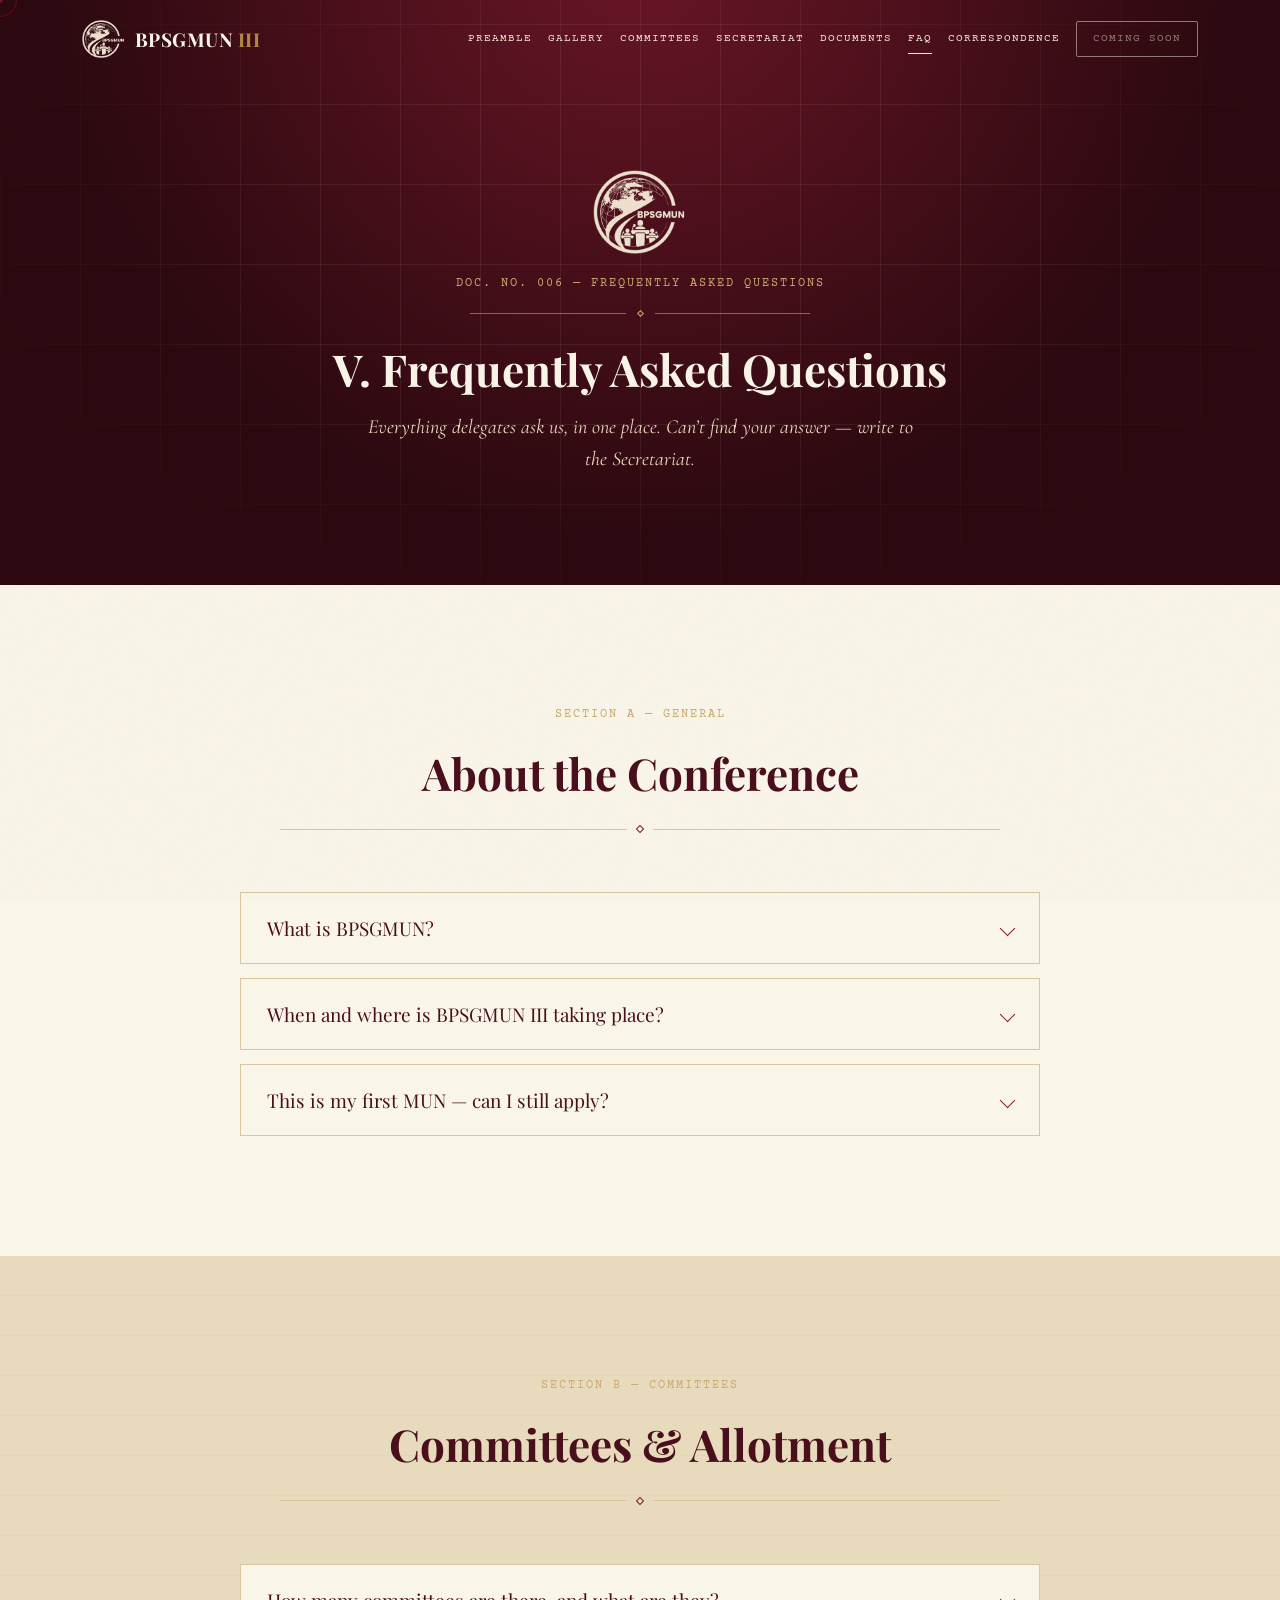
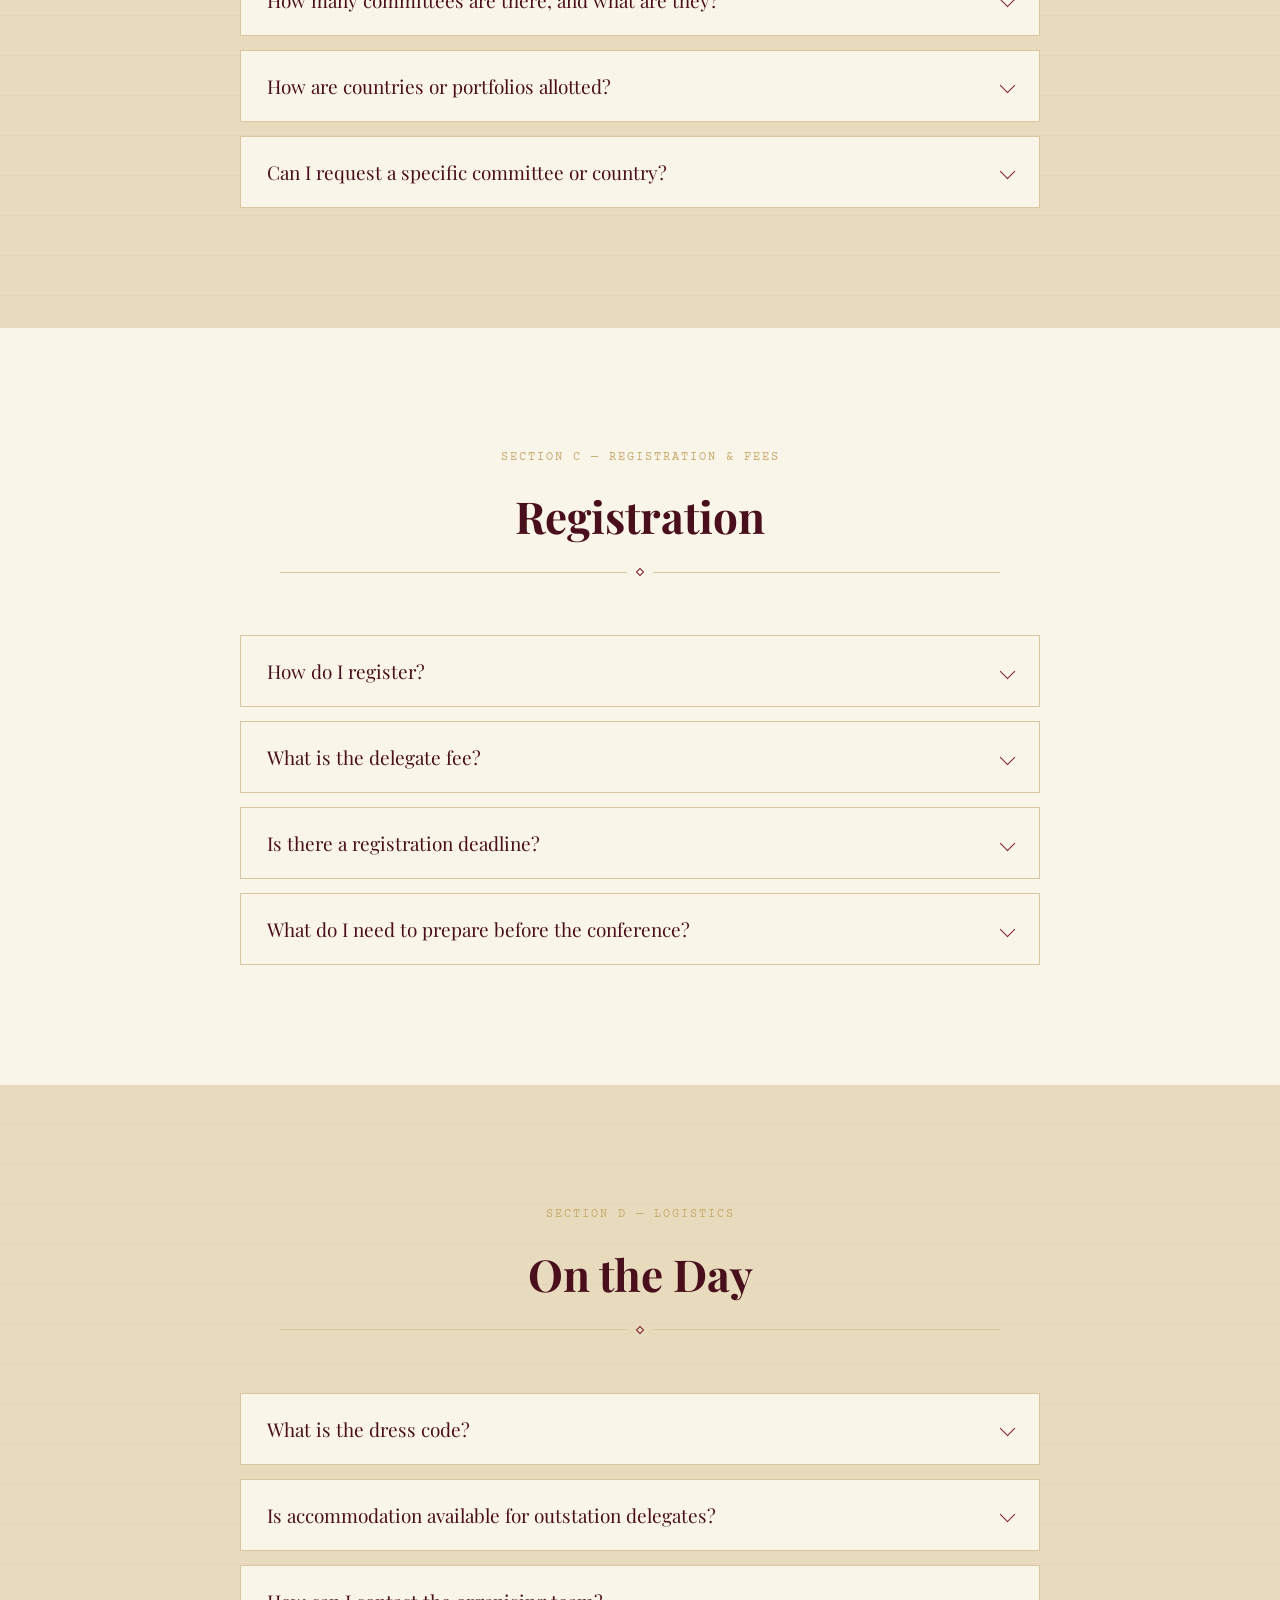
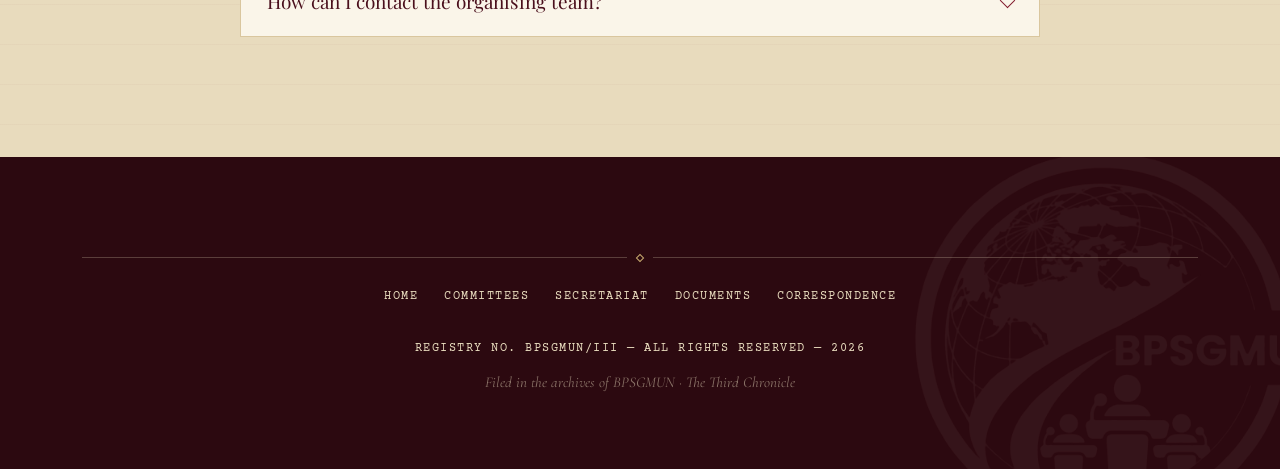
<file: faq.html>
<!DOCTYPE html>
<html lang="en">
<head>
<meta charset="UTF-8">
<meta name="viewport" content="width=device-width, initial-scale=1.0">
<title>FAQ &mdash; BPSGMUN III</title>
<meta name="description" content="Frequently asked questions about BPSGMUN — The Third Chronicle: registration, committees, fees, logistics and more.">
<meta property="og:title" content="FAQ — BPSGMUN III">
<meta property="og:description" content="Frequently asked questions about BPSGMUN — The Third Chronicle.">
<meta property="og:type" content="website">
<meta property="og:url" content="https://bpsgmun.online/faq.html">
<meta property="og:image" content="https://bpsgmun.online/assets/og-image.jpg">
<meta property="og:image:width" content="1200">
<meta property="og:image:height" content="630">
<meta name="twitter:card" content="summary_large_image">
<meta name="twitter:image" content="https://bpsgmun.online/assets/og-image.jpg">
<link rel="icon" href="assets/logo.png">
<link rel="preconnect" href="https://fonts.googleapis.com">
<link rel="preconnect" href="https://fonts.gstatic.com" crossorigin>
<link href="https://fonts.googleapis.com/css2?family=Playfair+Display:ital,wght@0,500;0,600;0,700;0,900;1,600&family=Cormorant+Garamond:ital,wght@0,400;0,500;0,600;1,400;1,500&family=Special+Elite&family=Courier+Prime:wght@400;700&display=swap" rel="stylesheet">
<link rel="stylesheet" href="css/style.css">
<script type="application/ld+json">
{
  "@context": "https://schema.org",
  "@type": "FAQPage",
  "mainEntity": [
    {"@type":"Question","name":"What is BPSGMUN?","acceptedAnswer":{"@type":"Answer","text":"BPSGMUN — The Third Chronicle — is the third edition of the Model United Nations conference hosted by Birla Public School, Ganganagar, bringing together delegates across six committees for three days of debate and diplomacy."}},
    {"@type":"Question","name":"When and where is BPSGMUN III taking place?","acceptedAnswer":{"@type":"Answer","text":"BPSGMUN III runs from 30th November to 2nd December 2026 at Birla Public School, Ganganagar."}},
    {"@type":"Question","name":"How many committees are there?","acceptedAnswer":{"@type":"Answer","text":"Six committees: UNGA, UNSC, JCC'83, AIPPM, IPL and International Press."}},
    {"@type":"Question","name":"How do I register?","acceptedAnswer":{"@type":"Answer","text":"Registration will open via the Register Now link on the homepage. Until then, email the Secretariat at bpsgmun@gmail.com to be notified when it opens."}},
    {"@type":"Question","name":"What is the delegate fee?","acceptedAnswer":{"@type":"Answer","text":"To be announced soon."}},
    {"@type":"Question","name":"Is there a registration deadline?","acceptedAnswer":{"@type":"Answer","text":"To be announced."}},
    {"@type":"Question","name":"What is the dress code?","acceptedAnswer":{"@type":"Answer","text":"Western formals on Day One (30th November) and Day Three (2nd December); Indian formals on Day Two (1st December)."}},
    {"@type":"Question","name":"How can I contact the organising team?","acceptedAnswer":{"@type":"Answer","text":"Email bpsgmun@gmail.com or message @bpsgmun on Instagram. Contact details for individual Secretariat members are listed on the homepage."}}
  ]
}
</script>
</head>
<body>

<a href="#top" class="skip-link">Skip to content</a>

<!-- Grain overlay -->
<div class="grain" aria-hidden="true"></div>

<!-- Custom cursor -->
<div class="cursor-dot" aria-hidden="true"></div>
<div class="cursor-ring" aria-hidden="true"></div>

<!-- Scroll progress -->
<div class="scroll-progress" aria-hidden="true"><span id="scrollProgressBar"></span></div>

<!-- ================= NAV ================= -->
<header class="site-nav" id="siteNav">
  <div class="nav-inner">
    <a href="index.html#top" class="nav-brand">
      <img src="assets/logo.png" alt="BPSGMUN crest" class="nav-logo">
      <span class="nav-brand-text">BPSGMUN <em>III</em></span>
    </a>

    <nav class="nav-links" id="navLinks">
      <a href="index.html#about">Preamble</a>
      <a href="index.html#gallery">Gallery</a>
      <a href="index.html#committees">Committees</a>
      <a href="index.html#secretariat">Secretariat</a>
      <a href="docs.html">Documents</a>
      <a href="faq.html" class="active">FAQ</a>
      <a href="index.html#contact">Correspondence</a>
      <a href="#" class="nav-cta is-disabled" data-register-link data-register-label="Register" aria-disabled="true">Coming Soon</a>
    </nav>

    <button class="nav-toggle" id="navToggle" aria-label="Toggle menu" aria-expanded="false">
      <span></span><span></span><span></span>
    </button>
  </div>
</header>

<!-- Mobile menu overlay -->
<div class="mobile-menu" id="mobileMenu">
  <nav>
    <a href="index.html#about" data-nav>I. Preamble</a>
    <a href="index.html#gallery" data-nav>Gallery</a>
    <a href="index.html#committees" data-nav>II. Committees</a>
    <a href="index.html#secretariat" data-nav>III. Secretariat</a>
    <a href="docs.html" data-nav>IV. Documents</a>
    <a href="faq.html" data-nav>V. FAQ</a>
    <a href="index.html#contact" data-nav>VI. Correspondence</a>
  </nav>
  <div class="mobile-menu-foot">
    <span>@bpsgmun</span>
    <span>bpsgmun@gmail.com</span>
    <span>30th Nov, 1st &amp; 2nd Dec 2026</span>
    <span>Birla Public School, Ganganagar</span>
  </div>
</div>

<main id="top">

  <!-- ================= PAGE BANNER ================= -->
  <section class="page-banner">
    <div class="hero-grid" aria-hidden="true"></div>
    <div class="container">
      <img src="assets/logo.png" alt="BPSGMUN crest" class="page-banner-crest" data-reveal>
      <p class="doc-number" data-reveal>Doc. No. 006 &mdash; Frequently Asked Questions</p>
      <div class="hero-rule" data-reveal><span></span><i></i><span></span></div>
      <h1 class="section-title light" data-reveal>V. Frequently Asked Questions</h1>
      <p class="section-lede light" data-reveal>Everything delegates ask us, in one place. Can&rsquo;t find your answer &mdash; write to the Secretariat.</p>
    </div>
  </section>

  <!-- ================= FAQ ================= -->
  <section class="section docs-section" id="faq-general">
    <div class="container">
      <div class="section-head" data-reveal>
        <p class="doc-number">Section A &mdash; General</p>
        <h2 class="section-title">About the Conference</h2>
        <div class="rule-ornament"><span></span><i></i><span></span></div>
      </div>

      <div class="faq-list" data-reveal>
        <div class="faq-item">
          <button class="faq-question" aria-expanded="false">
            <span>What is BPSGMUN?</span>
            <i class="faq-chevron"></i>
          </button>
          <div class="faq-answer">
            <p>BPSGMUN &mdash; The Third Chronicle &mdash; is the third edition of the Model United Nations conference hosted by Birla Public School, Ganganagar. Delegates across six committees spend three days debating, negotiating and drafting resolutions on real and themed crises.</p>
          </div>
        </div>
        <div class="faq-item">
          <button class="faq-question" aria-expanded="false">
            <span>When and where is BPSGMUN III taking place?</span>
            <i class="faq-chevron"></i>
          </button>
          <div class="faq-answer">
            <p>30th November, 1st &amp; 2nd December 2026, at Birla Public School, Ganganagar (Chak 3HH, Suratgarh Road, Sri Ganganagar, Rajasthan).</p>
          </div>
        </div>
        <div class="faq-item">
          <button class="faq-question" aria-expanded="false">
            <span>This is my first MUN &mdash; can I still apply?</span>
            <i class="faq-chevron"></i>
          </button>
          <div class="faq-answer">
            <p>BPSGMUN welcomes delegates across experience levels. For specific eligibility criteria for your grade or school, write to the Secretariat and they'll guide you.</p>
          </div>
        </div>
      </div>
    </div>
  </section>

  <section class="section docs-section alt" id="faq-committees">
    <div class="container">
      <div class="section-head" data-reveal>
        <p class="doc-number">Section B &mdash; Committees</p>
        <h2 class="section-title">Committees &amp; Allotment</h2>
        <div class="rule-ornament"><span></span><i></i><span></span></div>
      </div>

      <div class="faq-list" data-reveal>
        <div class="faq-item">
          <button class="faq-question" aria-expanded="false">
            <span>How many committees are there, and what are they?</span>
            <i class="faq-chevron"></i>
          </button>
          <div class="faq-answer">
            <p>Six: UNGA, UNSC, JCC&rsquo;83, AIPPM, IPL and International Press. Full agendas are on the <a href="index.html#committees">Committees</a> section.</p>
          </div>
        </div>
        <div class="faq-item">
          <button class="faq-question" aria-expanded="false">
            <span>How are countries or portfolios allotted?</span>
            <i class="faq-chevron"></i>
          </button>
          <div class="faq-answer">
            <p>Once allotments are finalised, they'll be published as the Country / Portfolio Matrix on the <a href="docs.html">Documents</a> page.</p>
          </div>
        </div>
        <div class="faq-item">
          <button class="faq-question" aria-expanded="false">
            <span>Can I request a specific committee or country?</span>
            <i class="faq-chevron"></i>
          </button>
          <div class="faq-answer">
            <p>Preference requests can be sent to the Secretariat at registration &mdash; they're accommodated where possible, subject to availability.</p>
          </div>
        </div>
      </div>
    </div>
  </section>

  <section class="section docs-section" id="faq-registration">
    <div class="container">
      <div class="section-head" data-reveal>
        <p class="doc-number">Section C &mdash; Registration &amp; Fees</p>
        <h2 class="section-title">Registration</h2>
        <div class="rule-ornament"><span></span><i></i><span></span></div>
      </div>

      <div class="faq-list" data-reveal>
        <div class="faq-item">
          <button class="faq-question" aria-expanded="false">
            <span>How do I register?</span>
            <i class="faq-chevron"></i>
          </button>
          <div class="faq-answer">
            <p>Through the Register Now link on the homepage once it opens. Until then, email <a href="mailto:bpsgmun@gmail.com">bpsgmun@gmail.com</a> to be notified as soon as it does.</p>
          </div>
        </div>
        <div class="faq-item">
          <button class="faq-question" aria-expanded="false">
            <span>What is the delegate fee?</span>
            <i class="faq-chevron"></i>
          </button>
          <div class="faq-answer">
            <p>To be announced soon &mdash; write to the Secretariat if you'd like to be notified as soon as it's confirmed.</p>
          </div>
        </div>
        <div class="faq-item">
          <button class="faq-question" aria-expanded="false">
            <span>Is there a registration deadline?</span>
            <i class="faq-chevron"></i>
          </button>
          <div class="faq-answer">
            <p>To be announced alongside registration opening. Following @bpsgmun on Instagram is the fastest way to catch the announcement.</p>
          </div>
        </div>
        <div class="faq-item">
          <button class="faq-question" aria-expanded="false">
            <span>What do I need to prepare before the conference?</span>
            <i class="faq-chevron"></i>
          </button>
          <div class="faq-answer">
            <p>Review your committee's background guide and the Rules of Procedure &mdash; both on the <a href="docs.html">Documents</a> page &mdash; and prepare a position paper ahead of the conference.</p>
          </div>
        </div>
      </div>
    </div>
  </section>

  <section class="section docs-section alt" id="faq-logistics">
    <div class="container">
      <div class="section-head" data-reveal>
        <p class="doc-number">Section D &mdash; Logistics</p>
        <h2 class="section-title">On the Day</h2>
        <div class="rule-ornament"><span></span><i></i><span></span></div>
      </div>

      <div class="faq-list" data-reveal>
        <div class="faq-item">
          <button class="faq-question" aria-expanded="false">
            <span>What is the dress code?</span>
            <i class="faq-chevron"></i>
          </button>
          <div class="faq-answer">
            <p>Western formals on Day One (30th November) and Day Three (2nd December); Indian formals on Day Two (1st December).</p>
          </div>
        </div>
        <div class="faq-item">
          <button class="faq-question" aria-expanded="false">
            <span>Is accommodation available for outstation delegates?</span>
            <i class="faq-chevron"></i>
          </button>
          <div class="faq-answer">
            <p>To be announced &mdash; write to the Secretariat if you're travelling from outside Ganganagar and need accommodation assistance.</p>
          </div>
        </div>
        <div class="faq-item">
          <button class="faq-question" aria-expanded="false">
            <span>How can I contact the organising team?</span>
            <i class="faq-chevron"></i>
          </button>
          <div class="faq-answer">
            <p>Email <a href="mailto:bpsgmun@gmail.com">bpsgmun@gmail.com</a>, message <a href="https://instagram.com/bpsgmun" target="_blank" rel="noopener noreferrer">@bpsgmun</a> on Instagram, or reach a Secretariat member directly &mdash; contacts are listed on the <a href="index.html#secretariat">homepage</a>.</p>
          </div>
        </div>
      </div>
    </div>
  </section>

  <!-- ================= MINI FOOTER ================= -->
  <footer class="mini-footer">
    <img src="assets/logo.png" alt="" aria-hidden="true" class="mini-footer-watermark">
    <div class="container">
      <div class="rule-ornament light"><span></span><i></i><span></span></div>
      <div class="mini-footer-links">
        <a href="index.html#top">Home</a>
        <a href="index.html#committees">Committees</a>
        <a href="index.html#secretariat">Secretariat</a>
        <a href="docs.html">Documents</a>
        <a href="index.html#contact">Correspondence</a>
      </div>
      <p class="registry-line">Registry No. BPSGMUN/III &mdash; All Rights Reserved &mdash; <span id="footYear"></span></p>
      <p class="registry-sub">Filed in the archives of BPSGMUN &middot; The Third Chronicle</p>
    </div>

    <button class="back-to-top" id="backToTop" aria-label="Back to top">
      <svg viewBox="0 0 24 24" width="18" height="18"><path d="M12 19V5M6 11l6-6 6 6" fill="none" stroke="currentColor" stroke-width="1.8" stroke-linecap="round" stroke-linejoin="round"/></svg>
    </button>
  </footer>

</main>

<script src="js/committees-data.js"></script>
<script src="js/common.js"></script>
<script src="js/faq.js"></script>
</body>
</html>
</file>
<file: css/style.css>
/* =========================================================
   BPSGMUN — THE THIRD CHRONICLE
   ========================================================= */

:root{
  --wine-900:#2c0910;
  --wine-800:#4a0f1c;
  --wine-700:#6b1626;
  --wine-600:#821b2d;
  --wine-500:#9c2436;
  --gold:#af8a45;
  --gold-soft:#c8ab6f;
  --cream-100:#faf5e9;
  --cream-200:#f3e9d6;
  --beige-300:#e8dbbd;
  --beige-400:#d9c69e;
  --ink:#2a1c15;
  --ink-soft:#5a483c;

  --font-display:'Playfair Display', serif;
  --font-body:'Cormorant Garamond', serif;
  --font-mono:'Courier Prime', monospace;
  --font-stamp:'Special Elite', monospace;

  --container:1180px;
  --ease:cubic-bezier(.22,.68,0,1);
}

*,*::before,*::after{ box-sizing:border-box; }
html{ scroll-behavior:smooth; }
body{
  margin:0;
  background:var(--cream-100);
  color:var(--ink);
  font-family:var(--font-body);
  font-size:19px;
  line-height:1.6;
  overflow-x:hidden;
  cursor:default;
}
img,svg{ display:block; max-width:100%; }
a{ color:inherit; text-decoration:none; }
h1,h2,h3,h4{ font-family:var(--font-display); margin:0; font-weight:700; color:var(--wine-800); }
p{ margin:0 0 1em; }
.container{ max-width:var(--container); margin:0 auto; padding:0 32px; position:relative; }

::selection{ background:var(--wine-700); color:var(--cream-100); }

.skip-link{
  position:fixed; top:-60px; left:16px; z-index:10001;
  background:var(--wine-800); color:var(--cream-100); padding:12px 22px;
  font-family:var(--font-mono); font-size:13px; letter-spacing:1px; text-transform:uppercase;
  border-radius:2px; transition:top .25s var(--ease);
}
.skip-link:focus{ top:16px; }

/* ---------- paper grain ---------- */
.grain{
  position:fixed; inset:0; z-index:9990; pointer-events:none;
  opacity:.05; mix-blend-mode:multiply;
  background-image:url("data:image/svg+xml,%3Csvg xmlns='http://www.w3.org/2000/svg' width='180' height='180'%3E%3Cfilter id='n'%3E%3CfeTurbulence type='fractalNoise' baseFrequency='0.9' numOctaves='2' stitchTiles='stitch'/%3E%3C/filter%3E%3Crect width='100%25' height='100%25' filter='url(%23n)'/%3E%3C/svg%3E");
  background-size:180px 180px;
}

/* ---------- custom cursor ---------- */
.cursor-dot,.cursor-ring{ position:fixed; top:0; left:0; pointer-events:none; z-index:9999; border-radius:50%; transform:translate(-50%,-50%); }
.cursor-dot{ width:6px; height:6px; background:var(--wine-700); transition:opacity .2s; }
.cursor-ring{ width:34px; height:34px; border:1px solid var(--wine-600); opacity:.55; transition:width .25s var(--ease), height .25s var(--ease), opacity .25s, border-color .25s; }
.cursor-ring.active{ width:56px; height:56px; opacity:.9; border-color:var(--gold); }
@media (pointer:coarse), (max-width:900px){ .cursor-dot,.cursor-ring{ display:none; } }

/* ---------- scroll progress ---------- */
.scroll-progress{ position:fixed; top:0; left:0; width:100%; height:3px; z-index:9998; background:transparent; }
.scroll-progress span{ display:block; height:100%; width:0%; background:linear-gradient(90deg,var(--wine-700),var(--gold)); transition:width .1s linear; }

/* =========================================================
   LOADER
   ========================================================= */
.loader{
  position:fixed; inset:0; z-index:10000;
  background:var(--wine-900);
  display:flex; align-items:center; justify-content:center;
  transition:opacity .8s var(--ease), visibility .8s;
}
.loader.hidden{ opacity:0; visibility:hidden; }
.loader-inner{ text-align:center; }
.loader-seal{ animation:spin-slow 14s linear infinite; }
@keyframes spin-slow{ to{ transform:rotate(360deg); } }
.loader-text{ font-family:var(--font-stamp); color:var(--beige-300); letter-spacing:2px; font-size:12px; margin-top:16px; text-transform:uppercase; opacity:.8; }

/* =========================================================
   NAV
   ========================================================= */
.site-nav{
  position:fixed; top:0; left:0; width:100%; z-index:500;
  padding:20px 0;
  transition:background .4s var(--ease), padding .4s var(--ease), border-color .4s var(--ease), box-shadow .4s;
  border-bottom:1px solid transparent;
}
.site-nav.scrolled{
  background:rgba(250,245,233,.92);
  backdrop-filter:blur(6px);
  padding:12px 0;
  border-color:var(--beige-400);
  box-shadow:0 6px 24px rgba(42,28,21,.06);
}
.nav-inner{ max-width:var(--container); margin:0 auto; padding:0 32px; display:flex; align-items:center; justify-content:space-between; }
.nav-brand{ display:flex; align-items:center; gap:10px; color:var(--wine-800); }
.site-nav:not(.scrolled) .nav-brand{ color:var(--cream-100); }
.nav-logo{ height:38px; width:auto; transition:filter .4s var(--ease); filter:brightness(0) saturate(100%) invert(13%) sepia(20%) saturate(1200%) hue-rotate(315deg) brightness(75%); }
.site-nav:not(.scrolled) .nav-logo{ filter:none; }
.nav-brand-text{ font-family:var(--font-display); font-weight:700; letter-spacing:.5px; font-size:19px; }
.nav-brand-text em{ font-style:normal; color:var(--gold); }
.nav-links{ display:flex; align-items:center; gap:30px; font-family:var(--font-mono); font-size:13px; letter-spacing:1px; text-transform:uppercase; }
@media (min-width:901px) and (max-width:1280px){
  .nav-links{ gap:16px; font-size:11px; }
  .nav-cta{ padding:8px 12px !important; }
}
.nav-links a{ position:relative; padding:4px 0; color:var(--wine-800); }
.site-nav:not(.scrolled) .nav-links a{ color:var(--cream-200); }
.nav-links a:not(.nav-cta)::after{ content:''; position:absolute; left:0; bottom:-2px; width:0; height:1px; background:currentColor; transition:width .3s var(--ease); }
.nav-links a:not(.nav-cta):hover::after,.nav-links a.active::after{ width:100%; }
.nav-cta{ border:1px solid currentColor; padding:8px 16px !important; border-radius:2px; transition:background .3s,color .3s; }
.nav-cta:hover{ background:var(--wine-700); color:var(--cream-100) !important; border-color:var(--wine-700); }
.nav-cta.is-disabled{ opacity:.5; pointer-events:none; cursor:not-allowed; }

.nav-toggle{ display:none; flex-direction:column; justify-content:center; gap:5px; width:32px; height:26px; background:none; border:none; cursor:pointer; padding:0; }
.nav-toggle span{ display:block; height:1.5px; width:100%; background:var(--wine-800); transition:transform .3s var(--ease), opacity .3s; }
.site-nav:not(.scrolled) .nav-toggle span{ background:var(--cream-100); }
.nav-toggle.open span:nth-child(1){ transform:translateY(6.5px) rotate(45deg); }
.nav-toggle.open span:nth-child(2){ opacity:0; }
.nav-toggle.open span:nth-child(3){ transform:translateY(-6.5px) rotate(-45deg); }

.mobile-menu{
  position:fixed; inset:0; z-index:490; background:var(--wine-900);
  display:flex; flex-direction:column; justify-content:center; align-items:flex-start;
  padding:0 40px;
  clip-path:circle(0% at 100% 0%);
  transition:clip-path .6s var(--ease);
  pointer-events:none;
}
.mobile-menu.open{ clip-path:circle(150% at 100% 0%); pointer-events:auto; }
.mobile-menu nav{ display:flex; flex-direction:column; gap:22px; }
.mobile-menu nav a{ font-family:var(--font-display); font-size:34px; color:var(--cream-100); opacity:.85; transition:opacity .3s, transform .3s; }
.mobile-menu nav a:hover{ opacity:1; transform:translateX(8px); color:var(--gold-soft); }
.mobile-menu-foot{ position:absolute; bottom:40px; left:40px; right:40px; display:flex; flex-wrap:wrap; gap:8px 20px; font-family:var(--font-mono); font-size:11px; letter-spacing:1px; color:var(--beige-400); text-transform:uppercase; }

/* =========================================================
   UTILITY: labels, rules, buttons
   ========================================================= */
.doc-number{ font-family:var(--font-mono); font-size:12px; letter-spacing:2px; text-transform:uppercase; color:var(--wine-600); margin-bottom:14px; }
.doc-number.light{ color:var(--gold-soft); }

.rule-ornament{ display:flex; align-items:center; gap:10px; margin:18px 0 26px; }
.rule-ornament span{ flex:1; height:1px; background:var(--beige-400); }
.rule-ornament i{ width:6px; height:6px; border:1px solid var(--wine-600); transform:rotate(45deg); }
.rule-ornament.light span{ background:rgba(232,219,189,.25); }
.rule-ornament.light i{ border-color:var(--gold-soft); }

.hero-rule{ display:flex; align-items:center; gap:12px; justify-content:center; margin:18px auto; max-width:340px; }
.hero-rule span{ flex:1; height:1px; background:rgba(243,233,214,.4); }
.hero-rule i{ width:5px; height:5px; border:1px solid var(--gold-soft); transform:rotate(45deg); }

.btn{ display:inline-flex; align-items:center; gap:8px; font-family:var(--font-mono); font-size:13px; letter-spacing:1.5px; text-transform:uppercase; padding:15px 30px; border-radius:2px; position:relative; overflow:hidden; transition:transform .3s var(--ease), box-shadow .3s; }
.btn:active{ transform:scale(.97); }
.btn-primary{ background:var(--wine-700); color:var(--cream-100); border:1px solid var(--wine-700); }
.btn-primary:hover{ box-shadow:0 10px 26px rgba(74,15,28,.35); transform:translateY(-2px); }
.btn-ghost{ background:transparent; color:var(--cream-100); border:1px solid rgba(250,245,233,.5); }
.btn-ghost:hover{ background:rgba(250,245,233,.1); border-color:var(--cream-100); transform:translateY(-2px); }
.btn-ghost-wine{ background:transparent; color:var(--wine-700); border:1px solid var(--wine-600); }
.btn-ghost-wine:hover{ background:var(--wine-700); color:var(--cream-100); transform:translateY(-2px); }
.btn.is-disabled{ opacity:.5; pointer-events:none; cursor:not-allowed; }
.btn.is-disabled:hover{ transform:none; box-shadow:none; }

/* generic reveal-on-scroll */
[data-reveal]{ opacity:0; transform:translateY(26px); transition:opacity .8s var(--ease), transform .8s var(--ease); }
[data-reveal].in-view{ opacity:1; transform:translateY(0); }

.section{ position:relative; padding:120px 0; }
.section-head{ text-align:center; max-width:720px; margin:0 auto 60px; }
.section-title{ font-size:clamp(30px,4vw,44px); margin-bottom:0; }
.section-title.light{ color:var(--cream-100); }
.section-lede{ font-family:var(--font-body); font-size:20px; font-style:italic; color:var(--ink-soft); margin-top:6px; }
.section-lede.light{ color:var(--beige-300); }

/* =========================================================
   HERO
   ========================================================= */
.hero{
  position:relative; min-height:100vh; display:flex; align-items:center; justify-content:center;
  background:radial-gradient(ellipse at 50% -10%, var(--wine-700), var(--wine-900) 65%);
  overflow:hidden; padding:140px 0 100px;
}
.hero-grid{
  position:absolute; inset:0; opacity:.16; pointer-events:none;
  background-image:
    repeating-linear-gradient(90deg, rgba(232,219,189,.5) 0 1px, transparent 1px 80px),
    repeating-linear-gradient(0deg, rgba(232,219,189,.5) 0 1px, transparent 1px 80px);
  mask-image:radial-gradient(ellipse at 50% 40%, black 40%, transparent 78%);
}
.hero-grid.faint{ opacity:.07; background-image:
    repeating-linear-gradient(90deg, rgba(107,22,38,.5) 0 1px, transparent 1px 70px),
    repeating-linear-gradient(0deg, rgba(107,22,38,.5) 0 1px, transparent 1px 70px); }
.hero-compass{ position:absolute; right:-40px; top:50%; transform:translateY(-50%); color:var(--beige-300); opacity:.12; pointer-events:none; }
.hero-content{ text-align:center; z-index:2; }
.hero-crest{ height:104px; width:auto; margin:0 auto 22px; opacity:.92; animation:stamp-float 7s ease-in-out infinite; }
.hero-title-line{ font-family:var(--font-display); font-weight:900; font-size:clamp(56px,10vw,132px); color:var(--cream-100); letter-spacing:2px; line-height:.95; display:block; }
.not-found-hero{ min-height:100vh; }
.not-found-code{ font-family:var(--font-display); font-weight:900; font-size:clamp(80px,16vw,180px); color:var(--cream-100); letter-spacing:4px; line-height:1; margin-bottom:6px; }
.hero-subtitle{ font-family:var(--font-body); font-style:italic; font-weight:500; font-size:clamp(20px,2.6vw,30px); color:var(--gold-soft); letter-spacing:6px; text-transform:uppercase; margin:2px 0; }
.hero-tagline{ color:var(--beige-300); max-width:520px; margin:0 auto 34px; font-size:20px; }
.hero-actions{ display:flex; gap:18px; justify-content:center; flex-wrap:wrap; margin-bottom:22px; }
.hero-notice{ font-family:var(--font-mono); font-size:11.5px; letter-spacing:1.5px; text-transform:uppercase; color:rgba(243,233,214,.5); border:1px dashed rgba(243,233,214,.3); display:inline-block; padding:6px 14px; border-radius:2px; }

.countdown{ display:flex; align-items:center; justify-content:center; gap:14px; margin:0 auto 30px; flex-wrap:wrap; }
.countdown-unit{ display:flex; flex-direction:column; align-items:center; gap:6px; min-width:66px; padding:14px 10px 12px; border:1px solid rgba(200,171,111,.35); background:rgba(255,255,255,.03); border-radius:2px; }
.countdown-value{ font-family:var(--font-display); font-weight:700; font-size:clamp(26px,3.4vw,36px); color:var(--cream-100); line-height:1; font-variant-numeric:tabular-nums; }
.countdown-value.tick{ animation:countdown-pulse .4s var(--ease); }
@keyframes countdown-pulse{ 0%{ transform:scale(1.18); color:var(--gold-soft); } 100%{ transform:scale(1); color:var(--cream-100); } }
.countdown-label{ font-family:var(--font-mono); font-size:9.5px; letter-spacing:1.5px; text-transform:uppercase; color:var(--gold-soft); opacity:.75; }
.countdown-sep{ color:var(--gold); font-size:12px; opacity:.6; align-self:center; margin-top:-16px; }
.countdown-live{ padding:16px 26px; border:1px solid var(--gold-soft); border-radius:2px; background:rgba(255,255,255,.03); }
.countdown-live-text{ font-family:var(--font-display); font-style:italic; font-size:22px; color:var(--gold-soft); }
.doc-number{ color:var(--gold-soft); }
.hero .doc-number{ text-align:center; }

.hero-stamp{
  position:absolute; right:6%; bottom:9%; color:var(--gold-soft); opacity:.85; mix-blend-mode:screen;
  animation:stamp-float 7s ease-in-out infinite;
  transition:transform .15s ease-out;
}
@keyframes stamp-float{ 0%,100%{ transform:translateY(0) rotate(-4deg);} 50%{ transform:translateY(-10px) rotate(-2deg);} }
.hero-stamp svg{ animation:spin-slow 40s linear infinite; }

.scroll-cue{ position:absolute; bottom:34px; left:50%; transform:translateX(-50%); display:flex; flex-direction:column; align-items:center; gap:8px; color:var(--beige-300); z-index:2; }
.scroll-cue span{ font-family:var(--font-mono); font-size:10px; letter-spacing:2px; text-transform:uppercase; opacity:.7; }
.scroll-cue i{ width:1px; height:34px; background:linear-gradient(var(--gold-soft), transparent); position:relative; overflow:hidden; }
.scroll-cue i::after{ content:''; position:absolute; top:-100%; left:0; width:100%; height:100%; background:var(--gold-soft); animation:cue-drip 2s ease-in-out infinite; }
@keyframes cue-drip{ 0%{ top:-100%; } 60%,100%{ top:100%; } }

/* =========================================================
   TICKER
   ========================================================= */
.ticker{ background:var(--ink); border-top:1px solid var(--wine-700); border-bottom:1px solid var(--wine-700); overflow:hidden; padding:13px 0; }
.ticker-track{ display:flex; align-items:center; gap:16px; white-space:nowrap; width:max-content; animation:ticker-scroll 32s linear infinite; }
.ticker:hover .ticker-track{ animation-play-state:paused; }
.ticker-track span{ font-family:var(--font-mono); font-size:13px; letter-spacing:2px; color:var(--beige-300); text-transform:uppercase; }
.ticker-track b{ color:var(--gold); font-weight:400; font-size:10px; }
@keyframes ticker-scroll{ from{ transform:translateX(0);} to{ transform:translateX(-50%);} }

/* =========================================================
   ABOUT
   ========================================================= */
.about{ background:var(--cream-100); }
.about-grid{ display:grid; grid-template-columns:1fr 1fr; gap:60px; margin-bottom:70px; }
.about-col{ column-count:1; }
.drop-cap::first-letter{ font-family:var(--font-display); font-size:64px; float:left; line-height:.8; padding:8px 10px 0 0; color:var(--wine-700); font-weight:700; }
.pull-quote{ font-family:var(--font-display); font-style:italic; font-size:28px; color:var(--wine-700); border-left:2px solid var(--gold); padding-left:22px; margin:0 0 24px; line-height:1.35; }

.stats-row{ display:flex; justify-content:center; gap:0; max-width:460px; margin:0 auto; border-top:1px solid var(--beige-400); border-bottom:1px solid var(--beige-400); padding:36px 0; }
.stat{ flex:1; text-align:center; position:relative; }
.stat:not(:last-child)::after{ content:''; position:absolute; right:0; top:10%; height:80%; width:1px; background:var(--beige-400); }
.stat-number{ display:block; font-family:var(--font-display); font-size:56px; font-weight:700; color:var(--wine-700); }
.stat-label{ font-family:var(--font-mono); font-size:12px; letter-spacing:2px; text-transform:uppercase; color:var(--ink-soft); }

/* =========================================================
   COMMITTEES
   ========================================================= */
.committees{ background:var(--beige-300); position:relative; }
.committees::before{
  content:''; position:absolute; inset:0; pointer-events:none; opacity:.5;
  background-image:repeating-linear-gradient(180deg, transparent 0 39px, rgba(107,22,38,.06) 39px 40px);
}
.committee-search{ max-width:460px; margin:0 auto 46px; display:flex; align-items:center; gap:10px; background:var(--cream-100); border:1px solid var(--beige-400); border-radius:2px; padding:12px 18px; color:var(--ink-soft); transition:border-color .3s, box-shadow .3s; }
.committee-search:focus-within{ border-color:var(--wine-600); box-shadow:0 0 0 3px rgba(130,27,45,.08); }
.committee-search input{ border:none; outline:none; background:none; font-family:var(--font-body); font-size:17px; width:100%; color:var(--ink); font-style:italic; }

.committee-grid{ display:grid; grid-template-columns:repeat(auto-fill,minmax(300px,1fr)); gap:26px; }
.committee-card{
  position:relative; background:var(--cream-100); border:1px solid var(--beige-400);
  padding:30px 28px 26px; cursor:pointer; text-align:left;
  transition:transform .4s var(--ease), box-shadow .4s var(--ease), border-color .4s;
  opacity:0; transform:translateY(24px);
}
.committee-card.in-view{ opacity:1; transform:translateY(0); }
.committee-card:hover{ transform:translateY(-8px); box-shadow:0 22px 40px rgba(42,28,21,.16); border-color:var(--wine-600); }
.committee-card::before{ content:''; position:absolute; top:10px; left:10px; right:10px; bottom:10px; border:1px solid rgba(175,138,69,.35); pointer-events:none; }
.card-code{ font-family:var(--font-mono); font-size:11px; letter-spacing:1.5px; color:var(--wine-600); text-transform:uppercase; }
.card-category{ position:absolute; top:28px; right:26px; font-family:var(--font-mono); font-size:9.5px; letter-spacing:1px; text-transform:uppercase; color:var(--ink-soft); border:1px solid var(--beige-400); padding:3px 8px; border-radius:20px; }
.card-acronym{ font-family:var(--font-display); font-size:32px; margin:14px 0 4px; color:var(--wine-800); }
.card-name{ font-family:var(--font-mono); font-size:12px; letter-spacing:.4px; color:var(--ink-soft); text-transform:uppercase; margin-bottom:14px; line-height:1.5; min-height:36px; }
.card-agenda{ font-size:16.5px; color:var(--ink); line-height:1.55; display:-webkit-box; -webkit-line-clamp:3; -webkit-box-orient:vertical; overflow:hidden; margin-bottom:16px; }
.card-link{ font-family:var(--font-mono); font-size:11.5px; letter-spacing:1.5px; text-transform:uppercase; color:var(--wine-700); display:inline-flex; align-items:center; gap:6px; }
.card-link i{ display:inline-block; transition:transform .3s var(--ease); }
.committee-card:hover .card-link i{ transform:translateX(4px); }
.committee-empty{ text-align:center; font-style:italic; color:var(--ink-soft); margin-top:40px; }

/* =========================================================
   GALLERY
   ========================================================= */
.gallery-section{ background:var(--cream-100); }
.photo-grid{ display:grid; grid-template-columns:repeat(auto-fill,minmax(240px,1fr)); gap:34px 28px; padding:10px 0 20px; }
.photo-frame{
  background:var(--cream-100); border:1px solid var(--beige-400); padding:10px 10px 16px;
  box-shadow:0 8px 20px rgba(42,28,21,.1); cursor:pointer; transition:transform .4s var(--ease), box-shadow .4s var(--ease);
  transform:rotate(var(--r,0deg));
}
.photo-frame:hover{ transform:rotate(0deg) translateY(-6px) scale(1.03); box-shadow:0 20px 36px rgba(42,28,21,.22); z-index:2; }
.photo-frame img{ width:100%; height:190px; object-fit:cover; display:block; filter:saturate(.92) contrast(1.02); }

.photo-modal-overlay .photo-modal-box{
  background:transparent; box-shadow:none; border:none; padding:0; max-width:min(90vw,820px);
  display:flex; flex-direction:column; align-items:center;
}
.photo-modal-box img{ width:100%; max-height:78vh; object-fit:contain; border:6px solid var(--cream-100); box-shadow:0 30px 70px rgba(0,0,0,.5); }
.photo-modal-caption{ color:var(--cream-200); font-style:italic; font-size:15px; margin:16px 0 0; text-align:center; }
.photo-modal-close{ position:fixed; top:24px; right:28px; color:var(--cream-100); background:rgba(0,0,0,.3); border-radius:50%; padding:8px; }
.photo-modal-close:hover{ color:var(--gold-soft); transform:rotate(90deg); }

/* =========================================================
   SECRETARIAT
   ========================================================= */
.secretariat{ background:var(--cream-100); }
.secretariat-grid{ display:grid; grid-template-columns:repeat(auto-fit,minmax(240px,1fr)); gap:30px; }
.officer-card{ text-align:center; padding:38px 20px 30px; border:1px solid var(--beige-400); position:relative; transition:transform .4s var(--ease), box-shadow .4s var(--ease); opacity:0; transform:translateY(24px); }
.officer-card.in-view{ opacity:1; transform:translateY(0); }
.officer-card:hover{ transform:translateY(-6px); box-shadow:0 20px 36px rgba(42,28,21,.12); }
.officer-rank{ position:absolute; top:16px; left:0; right:0; font-family:var(--font-mono); font-size:10px; letter-spacing:2px; text-transform:uppercase; color:var(--gold); }
.officer-avatar{ width:88px; height:88px; margin:24px auto 18px; border-radius:50%; border:1.5px solid var(--wine-600); display:flex; align-items:center; justify-content:center; position:relative; }
.officer-avatar::after{ content:''; position:absolute; inset:6px; border:1px solid var(--beige-400); border-radius:50%; }
.officer-avatar span{ font-family:var(--font-display); font-size:28px; font-weight:700; color:var(--wine-700); }
.officer-name{ font-size:22px; color:var(--wine-800); margin-bottom:2px; }
.officer-post{ font-family:var(--font-mono); font-size:11.5px; letter-spacing:1.5px; text-transform:uppercase; color:var(--ink-soft); margin-bottom:14px; }
.officer-phone{ display:inline-flex; align-items:center; gap:6px; font-family:var(--font-mono); font-size:14px; color:var(--wine-700); border-top:1px solid var(--beige-400); padding-top:14px; transition:color .3s; }
.officer-phone:hover{ color:var(--gold); }

/* =========================================================
   CONTACT / FOOTER
   ========================================================= */
.contact{ background:var(--wine-900); position:relative; overflow:hidden; }
.contact-watermark{ position:absolute; right:-60px; bottom:-60px; height:420px; width:auto; opacity:.05; pointer-events:none; z-index:1; }
.contact .section-head{ position:relative; z-index:2; }
.contact-row{ display:flex; gap:24px; justify-content:center; flex-wrap:wrap; position:relative; z-index:2; margin-bottom:10px; }
.contact-card{
  display:flex; flex-direction:column; align-items:center; gap:8px; text-align:center;
  color:var(--cream-200); border:1px solid rgba(232,219,189,.25); padding:32px 44px;
  min-width:230px; transition:border-color .3s, transform .3s var(--ease), background .3s;
}
.contact-card:hover{ border-color:var(--gold-soft); transform:translateY(-5px); background:rgba(255,255,255,.03); }
.contact-card.is-disabled{ opacity:.45; pointer-events:none; cursor:not-allowed; }
.contact-card span{ font-family:var(--font-mono); font-size:15px; letter-spacing:1px; }
.contact-card small{ font-size:10.5px; letter-spacing:1.5px; text-transform:uppercase; color:var(--gold-soft); opacity:.7; }
.contact-card.copied span::after{ content:' — copied!'; color:var(--gold-soft); }

.site-footer{ text-align:center; position:relative; z-index:2; padding-top:10px; }
.registry-line{ font-family:var(--font-mono); font-size:12px; letter-spacing:1.5px; text-transform:uppercase; color:var(--beige-300); }
.registry-sub{ font-family:var(--font-body); font-style:italic; font-size:15px; color:rgba(232,219,189,.5); }

.back-to-top{
  position:absolute; right:32px; bottom:40px; z-index:3; width:46px; height:46px; border-radius:50%;
  border:1px solid var(--gold-soft); background:rgba(255,255,255,.03); color:var(--gold-soft);
  display:flex; align-items:center; justify-content:center; cursor:pointer;
  opacity:0; visibility:hidden; transform:translateY(10px);
  transition:opacity .35s, transform .35s, visibility .35s, background .3s;
}
.back-to-top.show{ opacity:1; visibility:visible; transform:translateY(0); }
.back-to-top:hover{ background:var(--gold-soft); color:var(--wine-900); }

/* =========================================================
   MODAL
   ========================================================= */
.modal-overlay{
  position:fixed; inset:0; z-index:2000; background:rgba(30,17,12,.72); backdrop-filter:blur(3px);
  display:flex; align-items:center; justify-content:center; padding:24px;
  opacity:0; visibility:hidden; transition:opacity .35s var(--ease), visibility .35s;
}
.modal-overlay.open{ opacity:1; visibility:visible; }
.modal-box{
  position:relative; background:var(--cream-100); max-width:600px; width:100%; max-height:86vh; overflow-y:auto;
  padding:52px 48px 44px; border:1px solid var(--beige-400); box-shadow:0 40px 80px rgba(0,0,0,.4);
  transform:scale(.92) translateY(18px); transition:transform .4s var(--ease);
}
.modal-overlay.open .modal-box{ transform:scale(1) translateY(0); }
.modal-close{ position:absolute; top:20px; right:20px; background:none; border:none; color:var(--ink-soft); cursor:pointer; padding:6px; transition:color .3s, transform .3s; }
.modal-close:hover{ color:var(--wine-700); transform:rotate(90deg); }
.modal-doc{ font-family:var(--font-mono); font-size:11.5px; letter-spacing:2px; text-transform:uppercase; color:var(--wine-600); margin-bottom:6px; }
.modal-category{ font-family:var(--font-mono); font-size:10.5px; letter-spacing:1.5px; text-transform:uppercase; color:var(--ink-soft); display:inline-block; border:1px solid var(--beige-400); padding:3px 10px; border-radius:20px; margin-bottom:16px; }
.modal-acronym{ font-size:40px; color:var(--wine-800); margin-bottom:4px; }
.modal-name{ font-family:var(--font-mono); font-size:13px; letter-spacing:.5px; text-transform:uppercase; color:var(--ink-soft); font-weight:400; line-height:1.5; }
.modal-agenda{ font-size:19px; line-height:1.7; margin:20px 0 30px; color:var(--ink); }
.modal-actions{ display:flex; gap:14px; flex-wrap:wrap; }
.modal-btn{ flex:1 1 200px; justify-content:center; }
.modal-contact-note{ margin-top:18px; font-size:15px; font-style:italic; color:var(--ink-soft); text-align:center; }
.modal-contact-note a{ color:var(--wine-700); font-style:normal; border-bottom:1px dotted var(--wine-600); }
.modal-contact-note a:hover{ color:var(--gold); }

/* =========================================================
   PAGE BANNER (secondary pages, e.g. docs.html)
   ========================================================= */
.page-banner{
  position:relative; overflow:hidden; padding:170px 0 90px;
  background:radial-gradient(ellipse at 50% -10%, var(--wine-700), var(--wine-900) 65%);
}
.page-banner .container{ text-align:center; position:relative; z-index:2; }
.page-banner-crest{ height:84px; width:auto; margin:0 auto 20px; opacity:.92; animation:stamp-float 7s ease-in-out infinite; }
.page-banner .section-title{ margin-bottom:4px; }
.page-banner .section-lede{ max-width:560px; margin-left:auto; margin-right:auto; }

/* =========================================================
   DOCUMENTS
   ========================================================= */
.docs-section{ background:var(--cream-100); }
.docs-section.alt{ background:var(--beige-300); position:relative; }
.docs-section.alt::before{
  content:''; position:absolute; inset:0; pointer-events:none; opacity:.5;
  background-image:repeating-linear-gradient(180deg, transparent 0 39px, rgba(107,22,38,.06) 39px 40px);
}
.doc-grid{ display:grid; grid-template-columns:repeat(auto-fill,minmax(280px,1fr)); gap:24px; position:relative; z-index:1; }
.doc-card{
  position:relative; background:var(--cream-100); border:1px solid var(--beige-400);
  padding:26px 26px 24px; transition:transform .4s var(--ease), box-shadow .4s var(--ease), border-color .4s;
  opacity:0; transform:translateY(24px);
}
.doc-card.in-view{ opacity:1; transform:translateY(0); }
.doc-card:hover{ transform:translateY(-6px); box-shadow:0 20px 36px rgba(42,28,21,.14); border-color:var(--wine-600); }
.doc-card::before{ content:''; position:absolute; top:9px; left:9px; right:9px; bottom:9px; border:1px solid rgba(175,138,69,.3); pointer-events:none; }
.doc-card-top{ display:flex; align-items:center; justify-content:space-between; gap:10px; margin-bottom:14px; }
.doc-tag{ font-family:var(--font-mono); font-size:10.5px; letter-spacing:1px; text-transform:uppercase; color:var(--wine-600); }
.doc-status{ font-family:var(--font-mono); font-size:9.5px; letter-spacing:1px; text-transform:uppercase; padding:3px 9px; border-radius:20px; border:1px solid var(--beige-400); color:var(--ink-soft); white-space:nowrap; }
.doc-status.available{ border-color:var(--wine-600); color:var(--wine-700); }
.doc-status.pending{ opacity:.7; }
.doc-title{ font-size:24px; color:var(--wine-800); margin-bottom:6px; }
.doc-desc{ font-size:16px; color:var(--ink-soft); line-height:1.5; margin-bottom:18px; min-height:48px; }
.doc-download{
  display:inline-flex; align-items:center; gap:6px; font-family:var(--font-mono); font-size:12px;
  letter-spacing:1.5px; text-transform:uppercase; color:var(--wine-700); border-top:1px solid var(--beige-400);
  padding-top:14px; width:100%; transition:color .3s, gap .3s;
}
.doc-download i{ display:inline-block; transition:transform .3s var(--ease); }
.doc-download:hover:not(.is-disabled){ color:var(--gold); }
.doc-download:hover:not(.is-disabled) i{ transform:translateY(3px); }
.doc-download.is-disabled{ color:var(--ink-soft); opacity:.55; pointer-events:none; cursor:not-allowed; }

.doc-card-highlight{ animation:doc-highlight 2.2s ease; }
@keyframes doc-highlight{ 0%,100%{ box-shadow:none; border-color:var(--beige-400); } 20%,60%{ box-shadow:0 0 0 3px rgba(130,27,45,.18); border-color:var(--wine-600); } }

.docs-note{ max-width:640px; margin:0 auto 50px; text-align:center; font-style:italic; color:var(--ink-soft); font-size:17px; }

/* ---------- mini footer ---------- */
.mini-footer{ background:var(--wine-900); position:relative; overflow:hidden; padding:80px 0 60px; }
.mini-footer-watermark{ position:absolute; right:-60px; bottom:-60px; height:380px; width:auto; opacity:.05; pointer-events:none; z-index:0; }
.mini-footer .container{ position:relative; z-index:1; text-align:center; }
.mini-footer-links{ display:flex; justify-content:center; gap:26px; flex-wrap:wrap; margin-bottom:30px; font-family:var(--font-mono); font-size:12px; letter-spacing:1.5px; text-transform:uppercase; }
.mini-footer-links a{ color:var(--beige-300); position:relative; padding-bottom:3px; }
.mini-footer-links a::after{ content:''; position:absolute; left:0; bottom:0; width:0; height:1px; background:var(--gold-soft); transition:width .3s var(--ease); }
.mini-footer-links a:hover::after{ width:100%; }

/* =========================================================
   FAQ ACCORDION
   ========================================================= */
.faq-list{ max-width:800px; margin:0 auto; display:flex; flex-direction:column; gap:14px; }
.faq-item{ border:1px solid var(--beige-400); background:var(--cream-100); transition:border-color .3s; }
.faq-item.open{ border-color:var(--wine-600); }
.faq-question{
  width:100%; display:flex; align-items:center; justify-content:space-between; gap:16px;
  background:none; border:none; text-align:left; cursor:pointer;
  padding:22px 26px; font-family:var(--font-display); font-size:19px; color:var(--wine-800);
}
.faq-chevron{ flex:none; width:11px; height:11px; border-right:1.5px solid var(--wine-600); border-bottom:1.5px solid var(--wine-600); transform:rotate(45deg); transition:transform .35s var(--ease); }
.faq-item.open .faq-chevron{ transform:rotate(-135deg); }
.faq-answer{ max-height:0; overflow:hidden; transition:max-height .4s var(--ease); }
.faq-answer p{ padding:0 26px 24px; margin:0; font-size:17px; line-height:1.6; color:var(--ink-soft); }
.faq-answer a{ color:var(--wine-700); border-bottom:1px dotted var(--wine-600); }
.faq-answer a:hover{ color:var(--gold); }

/* =========================================================
   RESPONSIVE
   ========================================================= */
@media (max-width:900px){
  .nav-links{ display:none; }
  .nav-toggle{ display:flex; }
  .about-grid{ grid-template-columns:1fr; gap:10px; }
  .stats-row{ flex-wrap:wrap; gap:30px; }
  .stat{ flex:1 1 40%; }
  .stat:not(:last-child)::after{ display:none; }
  .hero-compass{ display:none; }
  .section{ padding:90px 0; }
  .hero-stamp{ right:50%; transform:translateX(50%); bottom:4%; opacity:.35; }
}
@media (max-width:640px){
  .hero-stamp{ display:none; }
}
@media (max-width:560px){
  body{ font-size:17px; }
  .container{ padding:0 20px; }
  .contact-card{ min-width:0; width:100%; padding:26px 20px; }
  .modal-box{ padding:40px 24px 32px; }
  .back-to-top{ right:18px; bottom:24px; }
}

@media (prefers-reduced-motion: reduce){
  *{ animation-duration:.001ms !important; animation-iteration-count:1 !important; transition-duration:.001ms !important; scroll-behavior:auto !important; }
}
</file>
